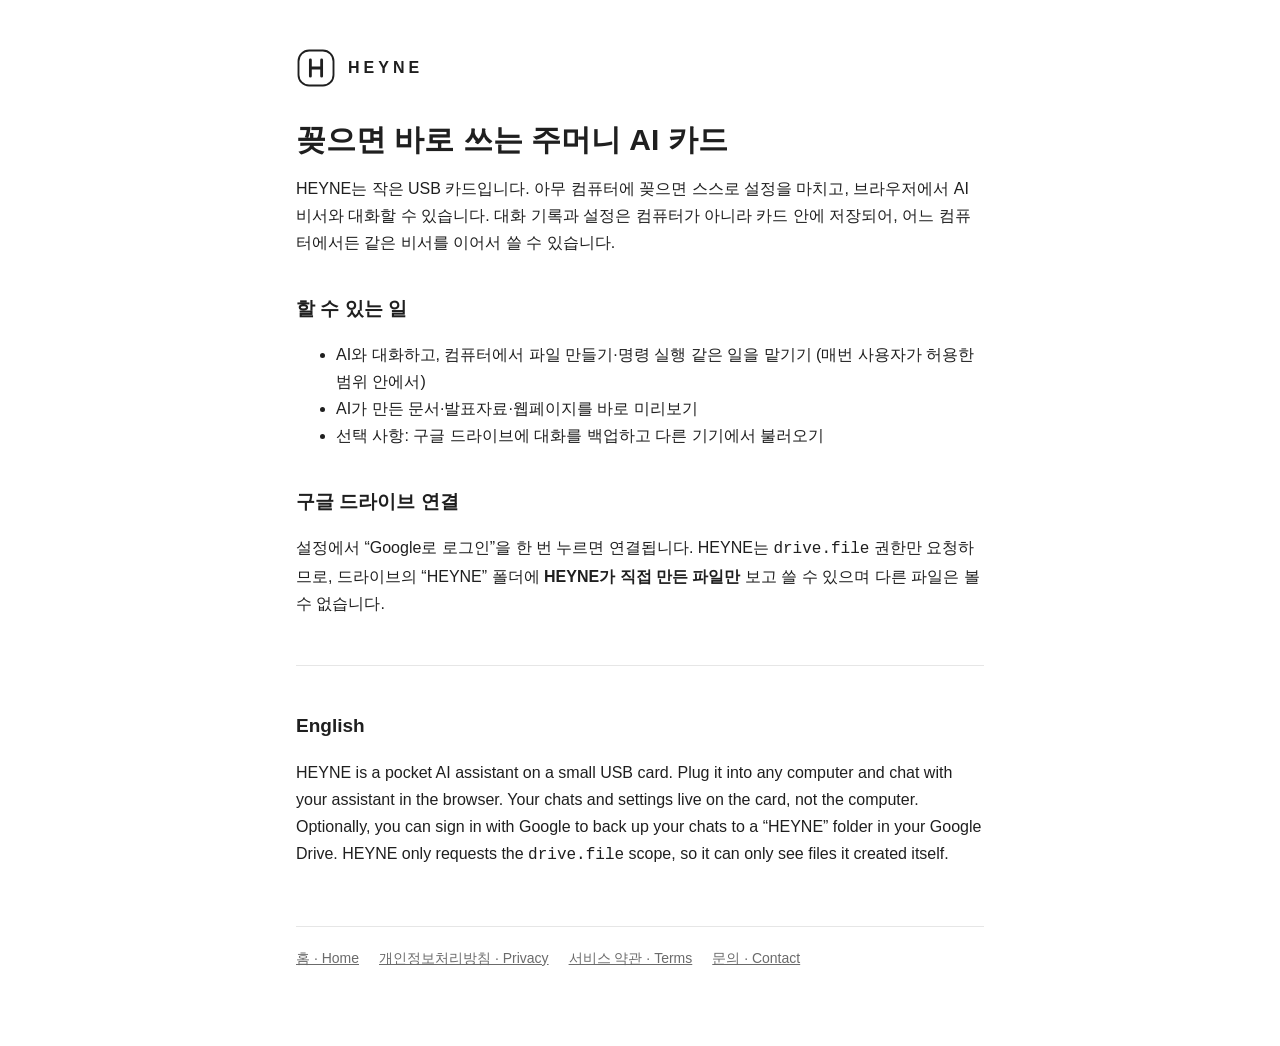
<file: index.html>
<!doctype html><html lang="ko"><head><meta charset="utf-8"><meta name="viewport" content="width=device-width,initial-scale=1">
<title>HEYNE</title><link rel="icon" href="logo.svg"><link rel="stylesheet" href="style.css"></head><body><main>
<header><svg viewBox="0 0 64 64" aria-hidden="true"><rect x="4" y="4" width="56" height="56" rx="17" fill="none" stroke="currentColor" stroke-width="3"/><path d="M23 19 V45 M41 19 V45 M23 32 H41" fill="none" stroke="currentColor" stroke-width="4.5" stroke-linecap="round"/></svg><a href="./">HEYNE</a></header>
<h1>꽂으면 바로 쓰는 주머니 AI 카드</h1>
<p>HEYNE는 작은 USB 카드입니다. 아무 컴퓨터에 꽂으면 스스로 설정을 마치고, 브라우저에서 AI 비서와 대화할 수 있습니다. 대화 기록과 설정은 컴퓨터가 아니라 카드 안에 저장되어, 어느 컴퓨터에서든 같은 비서를 이어서 쓸 수 있습니다.</p>
<h2>할 수 있는 일</h2>
<ul>
<li>AI와 대화하고, 컴퓨터에서 파일 만들기·명령 실행 같은 일을 맡기기 (매번 사용자가 허용한 범위 안에서)</li>
<li>AI가 만든 문서·발표자료·웹페이지를 바로 미리보기</li>
<li>선택 사항: 구글 드라이브에 대화를 백업하고 다른 기기에서 불러오기</li>
</ul>
<h2>구글 드라이브 연결</h2>
<p>설정에서 “Google로 로그인”을 한 번 누르면 연결됩니다. HEYNE는 <code>drive.file</code> 권한만 요청하므로, 드라이브의 “HEYNE” 폴더에 <b>HEYNE가 직접 만든 파일만</b> 보고 쓸 수 있으며 다른 파일은 볼 수 없습니다.</p>
<div class="lang">
<h2>English</h2>
<p>HEYNE is a pocket AI assistant on a small USB card. Plug it into any computer and chat with your assistant in the browser. Your chats and settings live on the card, not the computer. Optionally, you can sign in with Google to back up your chats to a “HEYNE” folder in your Google Drive. HEYNE only requests the <code>drive.file</code> scope, so it can only see files it created itself.</p>
</div>
<nav class="foot"><a href="./">홈 · Home</a><a href="privacy.html">개인정보처리방침 · Privacy</a><a href="terms.html">서비스 약관 · Terms</a><a href="https://github.com/len1x111120-prog/heyne/issues">문의 · Contact</a></nav></main></body></html>
</file>
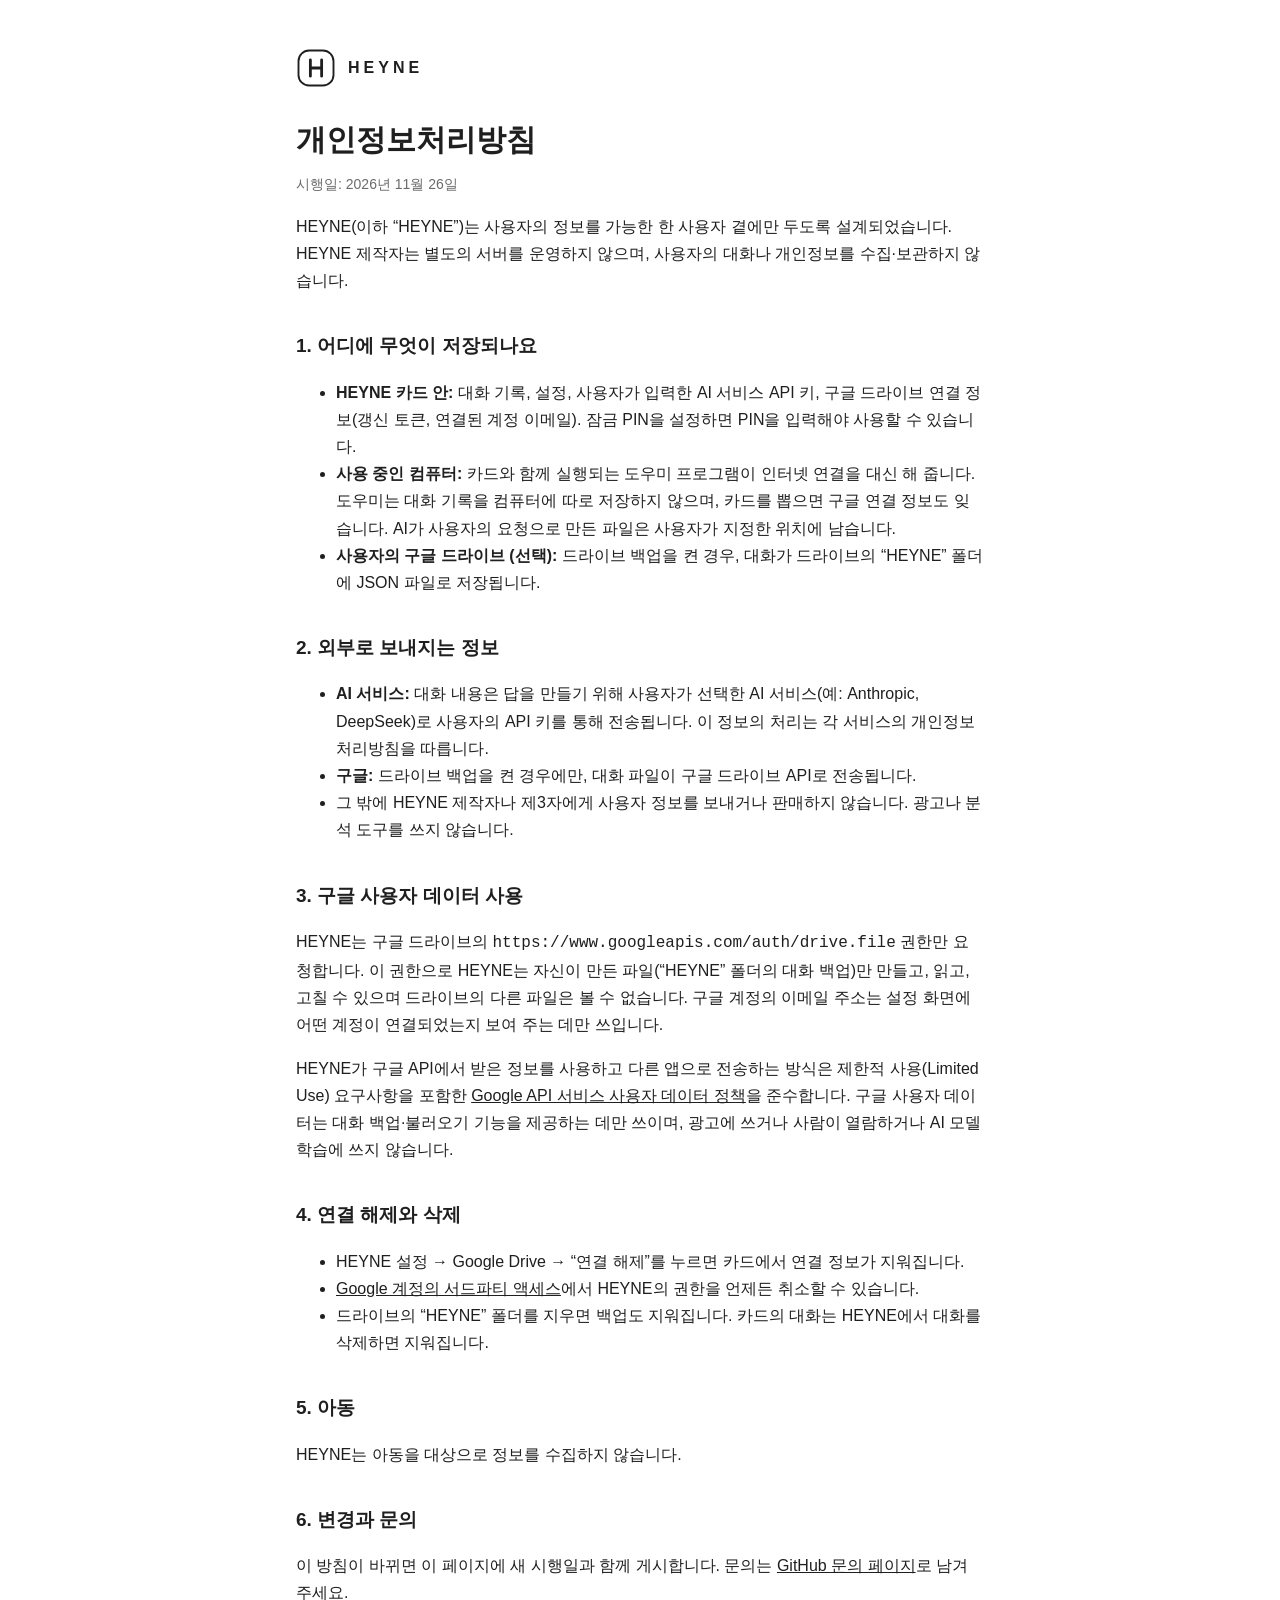
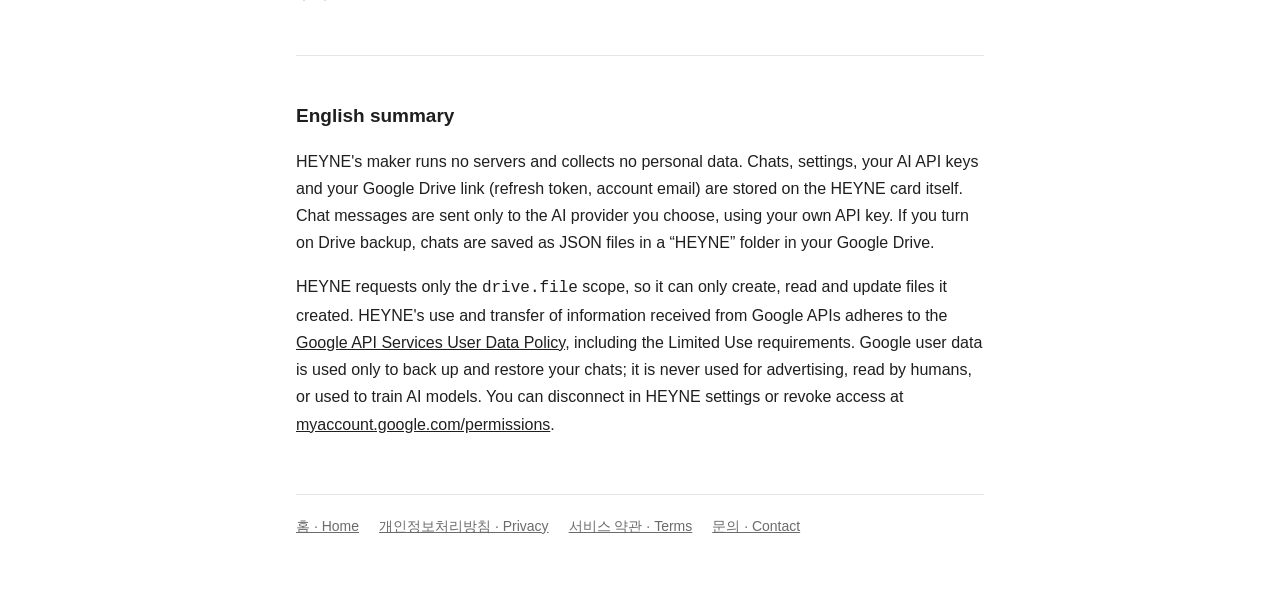
<file: privacy.html>
<!doctype html><html lang="ko"><head><meta charset="utf-8"><meta name="viewport" content="width=device-width,initial-scale=1">
<title>HEYNE 개인정보처리방침</title><link rel="icon" href="logo.svg"><link rel="stylesheet" href="style.css"></head><body><main>
<header><svg viewBox="0 0 64 64" aria-hidden="true"><rect x="4" y="4" width="56" height="56" rx="17" fill="none" stroke="currentColor" stroke-width="3"/><path d="M23 19 V45 M41 19 V45 M23 32 H41" fill="none" stroke="currentColor" stroke-width="4.5" stroke-linecap="round"/></svg><a href="./">HEYNE</a></header>
<h1>개인정보처리방침</h1>
<p class="dim">시행일: 2026년 11월 26일</p>
<p>HEYNE(이하 “HEYNE”)는 사용자의 정보를 가능한 한 사용자 곁에만 두도록 설계되었습니다. HEYNE 제작자는 별도의 서버를 운영하지 않으며, 사용자의 대화나 개인정보를 수집·보관하지 않습니다.</p>
<h2>1. 어디에 무엇이 저장되나요</h2>
<ul>
<li><b>HEYNE 카드 안:</b> 대화 기록, 설정, 사용자가 입력한 AI 서비스 API 키, 구글 드라이브 연결 정보(갱신 토큰, 연결된 계정 이메일). 잠금 PIN을 설정하면 PIN을 입력해야 사용할 수 있습니다.</li>
<li><b>사용 중인 컴퓨터:</b> 카드와 함께 실행되는 도우미 프로그램이 인터넷 연결을 대신 해 줍니다. 도우미는 대화 기록을 컴퓨터에 따로 저장하지 않으며, 카드를 뽑으면 구글 연결 정보도 잊습니다. AI가 사용자의 요청으로 만든 파일은 사용자가 지정한 위치에 남습니다.</li>
<li><b>사용자의 구글 드라이브 (선택):</b> 드라이브 백업을 켠 경우, 대화가 드라이브의 “HEYNE” 폴더에 JSON 파일로 저장됩니다.</li>
</ul>
<h2>2. 외부로 보내지는 정보</h2>
<ul>
<li><b>AI 서비스:</b> 대화 내용은 답을 만들기 위해 사용자가 선택한 AI 서비스(예: Anthropic, DeepSeek)로 사용자의 API 키를 통해 전송됩니다. 이 정보의 처리는 각 서비스의 개인정보처리방침을 따릅니다.</li>
<li><b>구글:</b> 드라이브 백업을 켠 경우에만, 대화 파일이 구글 드라이브 API로 전송됩니다.</li>
<li>그 밖에 HEYNE 제작자나 제3자에게 사용자 정보를 보내거나 판매하지 않습니다. 광고나 분석 도구를 쓰지 않습니다.</li>
</ul>
<h2>3. 구글 사용자 데이터 사용</h2>
<p>HEYNE는 구글 드라이브의 <code>https://www.googleapis.com/auth/drive.file</code> 권한만 요청합니다. 이 권한으로 HEYNE는 자신이 만든 파일(“HEYNE” 폴더의 대화 백업)만 만들고, 읽고, 고칠 수 있으며 드라이브의 다른 파일은 볼 수 없습니다. 구글 계정의 이메일 주소는 설정 화면에 어떤 계정이 연결되었는지 보여 주는 데만 쓰입니다.</p>
<p>HEYNE가 구글 API에서 받은 정보를 사용하고 다른 앱으로 전송하는 방식은 제한적 사용(Limited Use) 요구사항을 포함한 <a href="https://developers.google.com/terms/api-services-user-data-policy">Google API 서비스 사용자 데이터 정책</a>을 준수합니다. 구글 사용자 데이터는 대화 백업·불러오기 기능을 제공하는 데만 쓰이며, 광고에 쓰거나 사람이 열람하거나 AI 모델 학습에 쓰지 않습니다.</p>
<h2>4. 연결 해제와 삭제</h2>
<ul>
<li>HEYNE 설정 → Google Drive → “연결 해제”를 누르면 카드에서 연결 정보가 지워집니다.</li>
<li><a href="https://myaccount.google.com/permissions">Google 계정의 서드파티 액세스</a>에서 HEYNE의 권한을 언제든 취소할 수 있습니다.</li>
<li>드라이브의 “HEYNE” 폴더를 지우면 백업도 지워집니다. 카드의 대화는 HEYNE에서 대화를 삭제하면 지워집니다.</li>
</ul>
<h2>5. 아동</h2>
<p>HEYNE는 아동을 대상으로 정보를 수집하지 않습니다.</p>
<h2>6. 변경과 문의</h2>
<p>이 방침이 바뀌면 이 페이지에 새 시행일과 함께 게시합니다. 문의는 <a href="https://github.com/len1x111120-prog/heyne/issues">GitHub 문의 페이지</a>로 남겨 주세요.</p>
<div class="lang">
<h2>English summary</h2>
<p>HEYNE's maker runs no servers and collects no personal data. Chats, settings, your AI API keys and your Google Drive link (refresh token, account email) are stored on the HEYNE card itself. Chat messages are sent only to the AI provider you choose, using your own API key. If you turn on Drive backup, chats are saved as JSON files in a “HEYNE” folder in your Google Drive.</p>
<p>HEYNE requests only the <code>drive.file</code> scope, so it can only create, read and update files it created. HEYNE's use and transfer of information received from Google APIs adheres to the <a href="https://developers.google.com/terms/api-services-user-data-policy">Google API Services User Data Policy</a>, including the Limited Use requirements. Google user data is used only to back up and restore your chats; it is never used for advertising, read by humans, or used to train AI models. You can disconnect in HEYNE settings or revoke access at <a href="https://myaccount.google.com/permissions">myaccount.google.com/permissions</a>.</p>
</div>
<nav class="foot"><a href="./">홈 · Home</a><a href="privacy.html">개인정보처리방침 · Privacy</a><a href="terms.html">서비스 약관 · Terms</a><a href="https://github.com/len1x111120-prog/heyne/issues">문의 · Contact</a></nav></main></body></html>
</file>
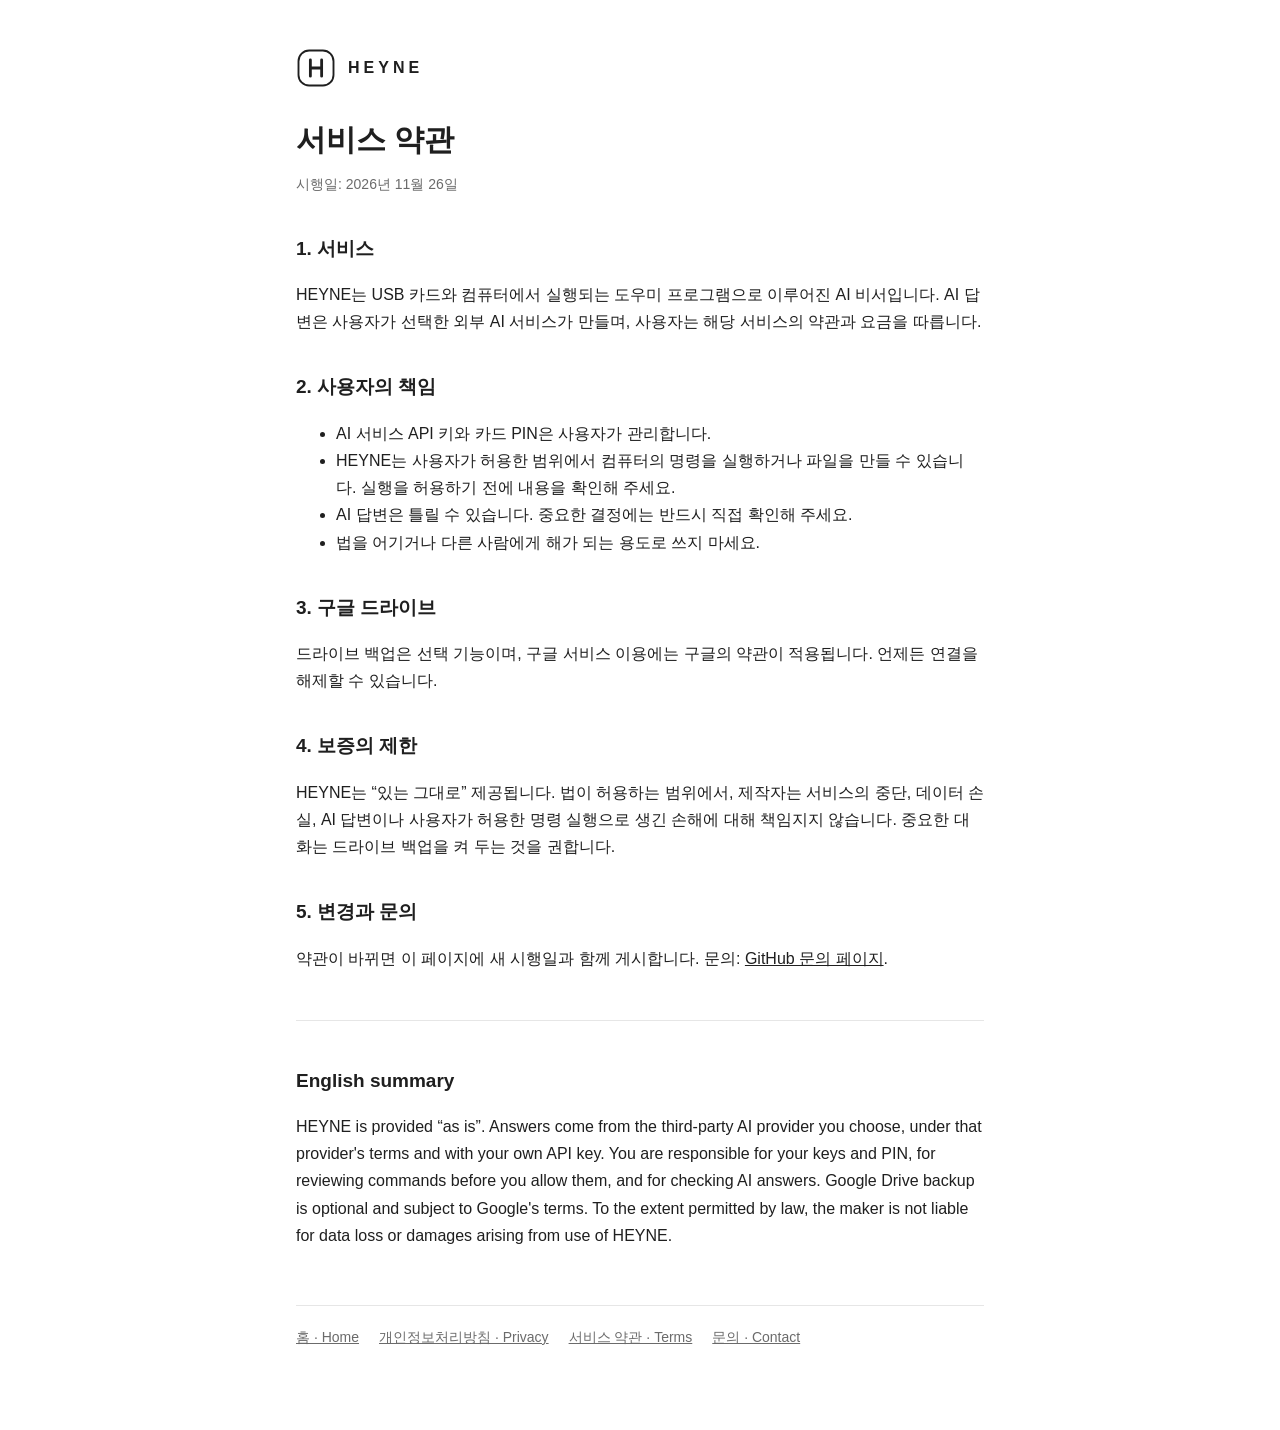
<file: terms.html>
<!doctype html><html lang="ko"><head><meta charset="utf-8"><meta name="viewport" content="width=device-width,initial-scale=1">
<title>HEYNE 서비스 약관</title><link rel="icon" href="logo.svg"><link rel="stylesheet" href="style.css"></head><body><main>
<header><svg viewBox="0 0 64 64" aria-hidden="true"><rect x="4" y="4" width="56" height="56" rx="17" fill="none" stroke="currentColor" stroke-width="3"/><path d="M23 19 V45 M41 19 V45 M23 32 H41" fill="none" stroke="currentColor" stroke-width="4.5" stroke-linecap="round"/></svg><a href="./">HEYNE</a></header>
<h1>서비스 약관</h1>
<p class="dim">시행일: 2026년 11월 26일</p>
<h2>1. 서비스</h2>
<p>HEYNE는 USB 카드와 컴퓨터에서 실행되는 도우미 프로그램으로 이루어진 AI 비서입니다. AI 답변은 사용자가 선택한 외부 AI 서비스가 만들며, 사용자는 해당 서비스의 약관과 요금을 따릅니다.</p>
<h2>2. 사용자의 책임</h2>
<ul>
<li>AI 서비스 API 키와 카드 PIN은 사용자가 관리합니다.</li>
<li>HEYNE는 사용자가 허용한 범위에서 컴퓨터의 명령을 실행하거나 파일을 만들 수 있습니다. 실행을 허용하기 전에 내용을 확인해 주세요.</li>
<li>AI 답변은 틀릴 수 있습니다. 중요한 결정에는 반드시 직접 확인해 주세요.</li>
<li>법을 어기거나 다른 사람에게 해가 되는 용도로 쓰지 마세요.</li>
</ul>
<h2>3. 구글 드라이브</h2>
<p>드라이브 백업은 선택 기능이며, 구글 서비스 이용에는 구글의 약관이 적용됩니다. 언제든 연결을 해제할 수 있습니다.</p>
<h2>4. 보증의 제한</h2>
<p>HEYNE는 “있는 그대로” 제공됩니다. 법이 허용하는 범위에서, 제작자는 서비스의 중단, 데이터 손실, AI 답변이나 사용자가 허용한 명령 실행으로 생긴 손해에 대해 책임지지 않습니다. 중요한 대화는 드라이브 백업을 켜 두는 것을 권합니다.</p>
<h2>5. 변경과 문의</h2>
<p>약관이 바뀌면 이 페이지에 새 시행일과 함께 게시합니다. 문의: <a href="https://github.com/len1x111120-prog/heyne/issues">GitHub 문의 페이지</a>.</p>
<div class="lang">
<h2>English summary</h2>
<p>HEYNE is provided “as is”. Answers come from the third-party AI provider you choose, under that provider's terms and with your own API key. You are responsible for your keys and PIN, for reviewing commands before you allow them, and for checking AI answers. Google Drive backup is optional and subject to Google's terms. To the extent permitted by law, the maker is not liable for data loss or damages arising from use of HEYNE.</p>
</div>
<nav class="foot"><a href="./">홈 · Home</a><a href="privacy.html">개인정보처리방침 · Privacy</a><a href="terms.html">서비스 약관 · Terms</a><a href="https://github.com/len1x111120-prog/heyne/issues">문의 · Contact</a></nav></main></body></html>
</file>
<file: style.css>
:root{--bg:#fff;--fg:#1f1f1f;--dim:#6b6b6b;--line:#e6e6e6}
@media (prefers-color-scheme:dark){:root{--bg:#1a1a1a;--fg:#ececec;--dim:#9a9a9a;--line:#2c2c2c}}
*{box-sizing:border-box}
body{margin:0;background:var(--bg);color:var(--fg);font:16px/1.7 -apple-system,BlinkMacSystemFont,"Apple SD Gothic Neo","Segoe UI",sans-serif}
main{max-width:720px;margin:0 auto;padding:48px 16px 80px}
header{display:flex;align-items:center;gap:12px;margin-bottom:32px}
header svg{width:40px;height:40px}
header a{color:inherit;text-decoration:none;font-weight:700;letter-spacing:4px}
h1{font-size:30px;line-height:1.3;margin:0 0 8px}
h2{font-size:19px;margin:36px 0 8px}
p,li{color:var(--fg)}
.dim{color:var(--dim);font-size:14px}
a{color:inherit}
nav.foot{margin-top:56px;padding-top:20px;border-top:1px solid var(--line);display:flex;gap:20px;flex-wrap:wrap;font-size:14px;color:var(--dim)}
.lang{border-top:1px solid var(--line);margin-top:48px;padding-top:8px}
</file>
